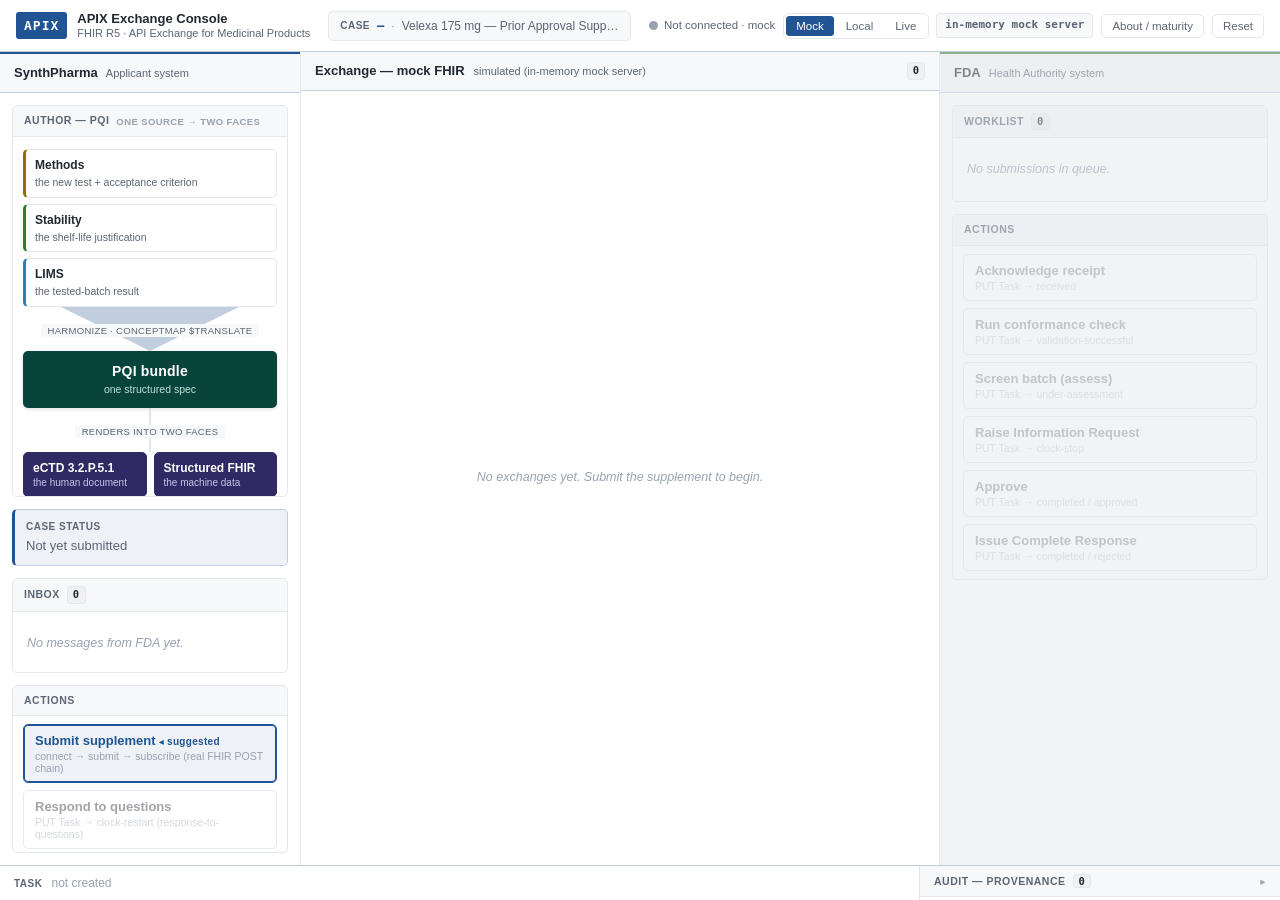
<file: index.html>
<!DOCTYPE html>
<html lang="en">
<head>
  <meta charset="utf-8">
  <meta name="viewport" content="width=device-width, initial-scale=1">
  <title>APIX Exchange Console — FHIR R5</title>
  <link rel="stylesheet" href="styles.css">
</head>
<body>
  <!-- ============================ TOP BAR ============================ -->
  <header class="console-bar">
    <div class="cb-brand">
      <div class="cb-brand-mark">APIX</div>
      <div class="cb-brand-text">
        <strong>APIX Exchange Console</strong>
        <span>FHIR R5 · API Exchange for Medicinal Products</span>
      </div>
    </div>

    <div class="cb-case" id="case-chip">
      <span class="cb-case-k">Case</span>
      <code id="case-no">—</code>
      <span class="cb-case-sep">·</span>
      <span class="cb-case-prod">Velexa 175 mg — Prior Approval Supplement</span>
    </div>

    <div class="cb-tools">
      <span class="cb-conn" id="conn">
        <span class="cb-dot" id="conn-dot"></span>
        <span class="cb-conn-label" id="conn-label">Not connected</span>
      </span>

      <div class="cb-backend">
        <div class="backend" id="backend-toggle" role="group" aria-label="Backend">
          <button class="backend-opt on" id="backend-mock">Mock</button>
          <button class="backend-opt" id="backend-local">Local</button>
          <button class="backend-opt" id="backend-live">Live</button>
        </div>
        <input class="local-base" id="local-base" type="text" spellcheck="false"
               aria-label="Local server base URL" value="http://localhost:8080/fhir" hidden>
        <span class="server-base" id="server-base">in-memory mock server</span>
      </div>

      <button class="tool-btn" id="about-btn" title="About this demo / FDA context / maturity">About / maturity</button>
      <button class="tool-btn" id="resetbtn" title="Start over">Reset</button>
    </div>
  </header>

  <!-- ============================ MAIN GRID ============================ -->
  <main class="console">

    <!-- ===== LEFT — Applicant ===== -->
    <section class="party" id="applicant">
      <div class="party-head">
        <span class="party-org">SynthPharma</span>
        <span class="party-role">Applicant system</span>
      </div>
      <div class="party-body">
        <div class="panel" id="authoring-panel">
          <div class="panel-head">Author — PQI <span class="panel-tag">one source → two faces</span></div>
          <div class="panel-body" id="authoring-body"></div>
        </div>

        <div class="case-status">
          <div class="cs-label">Case status</div>
          <div class="cs-value" id="applicant-status">Not yet submitted</div>
        </div>

        <div class="panel">
          <div class="panel-head">Inbox
            <span class="panel-count" id="inbox-count">0</span></div>
          <div class="panel-body inbox" id="inbox">
            <div class="empty">No messages from FDA yet.</div>
          </div>
        </div>

        <div class="panel">
          <div class="panel-head">Actions</div>
          <div class="panel-body actions" id="applicant-actions"></div>
        </div>
      </div>
    </section>

    <!-- ===== CENTER — Exchange (the star) ===== -->
    <section class="wire" id="exchange">
      <div class="wire-head">
        <span class="wire-title" id="wire-title">Exchange — mock FHIR</span>
        <span class="wire-sub" id="wire-sub">simulated (in-memory mock server)</span>
        <span class="panel-count" id="exch-count">0</span>
      </div>
      <div class="wire-body" id="exch-log">
        <div class="empty">No exchanges yet. Submit the supplement to begin.</div>
      </div>
    </section>

    <!-- ===== RIGHT — Authority ===== -->
    <section class="party" id="authority">
      <div class="party-head">
        <span class="party-org">FDA</span>
        <span class="party-role">Health Authority system</span>
      </div>
      <div class="party-body">
        <div class="panel">
          <div class="panel-head">Worklist
            <span class="panel-count" id="worklist-count">0</span></div>
          <div class="panel-body" id="worklist">
            <div class="empty">No submissions in queue.</div>
          </div>
        </div>

        <div class="panel" id="authority-detail" hidden>
          <div class="panel-head">Case detail</div>
          <div class="panel-body" id="authority-detail-body"></div>
        </div>

        <div class="panel">
          <div class="panel-head">Actions</div>
          <div class="panel-body actions" id="authority-actions"></div>
        </div>
      </div>
    </section>
  </main>

  <!-- ============================ STATE BAR ============================ -->
  <footer class="statebar">
    <div class="sb-task">
      <div class="sb-task-line" id="sb-task-line">
        <span class="sb-k">Task</span>
        <span class="sb-muted" id="sb-task-summary">not created</span>
        <button class="link-btn" id="sb-task-view" hidden>view JSON</button>
      </div>
      <pre class="modal-json sb-json" id="sb-task-json" hidden></pre>
    </div>
    <div class="sb-audit">
      <button class="sb-audit-head" id="sb-audit-toggle">
        Audit — Provenance <span class="panel-count" id="audit-count">0</span>
        <span class="sb-chev" id="sb-audit-chev">▸</span>
      </button>
      <div class="sb-audit-body" id="audit-wrap" hidden></div>
    </div>
  </footer>

  <!-- ============================ MODAL (About / detail overlays) ======= -->
  <div class="modal-scrim" id="modal" hidden>
    <div class="modal-card" role="dialog" aria-modal="true">
      <div class="modal-bar">
        <span class="modal-title" id="modal-title">Detail</span>
        <button class="modal-close" id="modal-close" aria-label="Close">×</button>
      </div>
      <div class="modal-content" id="modal-content"></div>
    </div>
  </div>

  <script src="js/highlight.js"></script>
  <script src="js/codesystems.js"></script>
  <script src="js/terminology.js"></script>
  <script src="js/config.js"></script>
  <script src="js/fhir-server.js"></script>
  <script src="js/client.js"></script>
  <script src="js/seed.js"></script>
  <script src="js/pqi.js"></script>
  <script src="js/sign.js"></script>
  <script src="js/scenario.js"></script>
  <script src="js/store.js"></script>
  <script src="js/app.js"></script>
</body>
</html>
</file>
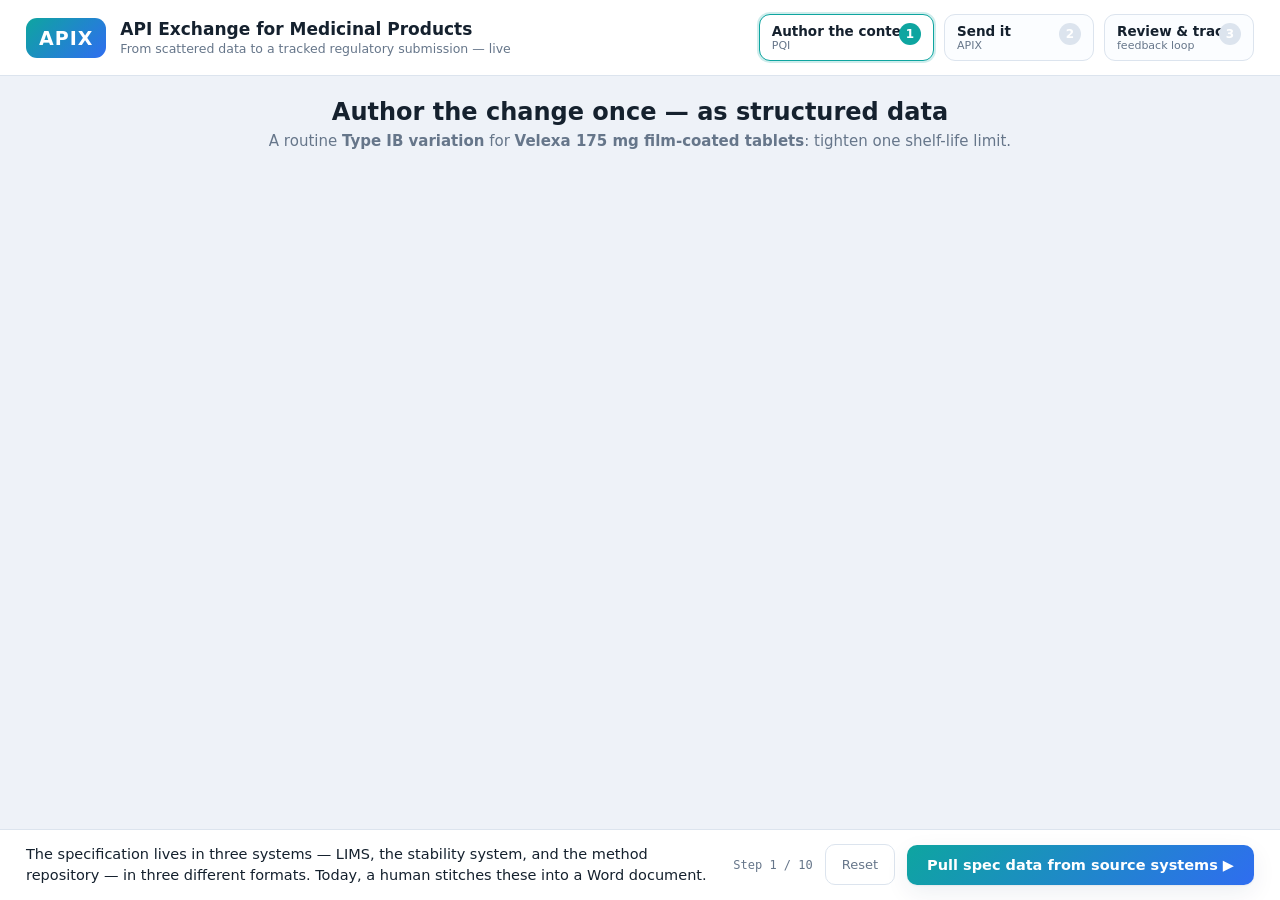
<file: archive/v1/index.html>
<!DOCTYPE html>
<html lang="en">
<head>
  <meta charset="utf-8">
  <meta name="viewport" content="width=device-width, initial-scale=1">
  <title>APIX Live — Pharmaceutical Quality Variation Demo</title>
  <link rel="stylesheet" href="styles.css">
</head>
<body>
  <header class="topbar">
    <div class="brand">
      <div class="logo">APIX</div>
      <div class="brand-text">
        <h1>API Exchange for Medicinal Products</h1>
        <p>From scattered data to a tracked regulatory submission — live</p>
      </div>
    </div>
    <ol class="stepper" id="stepper">
      <li data-act="1"><span class="num">1</span><span class="lbl">Author the content</span><small>PQI</small></li>
      <li data-act="2"><span class="num">2</span><span class="lbl">Send it</span><small>APIX</small></li>
      <li data-act="3"><span class="num">3</span><span class="lbl">Review &amp; track</span><small>feedback loop</small></li>
    </ol>
  </header>

  <main class="stage">

    <!-- ========================= ACT 1 — AUTHOR ========================= -->
    <section class="view" id="view-author">
      <div class="vhead">
        <h2>Author the change once — as structured data</h2>
        <p class="vsub">A routine <strong>Type IB variation</strong> for <strong>Velexa 175&nbsp;mg film-coated tablets</strong>: tighten one shelf-life limit.</p>
      </div>

      <div class="author-flow">
        <div class="block" id="b-sources" hidden>
          <div class="block-label">① Today the spec is scattered across systems, in different formats</div>
          <div class="sources" id="sources"></div>
        </div>

        <div class="flow-arrow" id="a-normalize" hidden><span>normalize&nbsp;to&nbsp;PQI</span> ↓</div>

        <div class="block" id="b-spec" hidden>
          <div class="block-label">② One structured PQI specification — every limit machine-readable</div>
          <div id="spec"></div>
        </div>

        <div class="flow-arrow" id="a-render" hidden><span>generate&nbsp;outputs</span> ↓</div>

        <div class="block" id="b-formats" hidden>
          <div class="block-label">③ One source → two outputs (this is what APIX will carry)</div>
          <div class="formats">
            <button class="fmt fmt-pdf" data-doc="pdf">
              <span class="fmt-ic">📄</span><span class="fmt-name">eCTD 3.2.P.5.1</span>
              <small>human-readable PDF</small><span class="view-link">View ›</span>
            </button>
            <button class="fmt fmt-fhir" data-doc="fhir">
              <span class="fmt-ic">{ }</span><span class="fmt-name">PQI FHIR Bundle</span>
              <small>machine-readable</small><span class="view-link">View ›</span>
            </button>
          </div>
        </div>
      </div>
    </section>

    <!-- ================= ACT 2 & 3 — EXCHANGE (shared) ================== -->
    <section class="view" id="view-exchange" hidden>
      <div class="exchange">

        <!-- Applicant -->
        <div class="party">
          <div class="party-head"><span class="ph-ic">🏭</span><span>SynthPharma&nbsp;AG</span><small>Applicant</small></div>
          <div class="conn" id="conn"><span class="dot"></span> Not connected</div>
          <div class="pkg" id="pkg" hidden></div>
          <div class="tracker" id="tracker" hidden></div>
        </div>

        <!-- APIX channel -->
        <div class="channel">
          <div class="channel-label">APIX · FHIR R5 API</div>
          <div class="apix-steps" id="apixsteps"></div>
          <div class="lane" id="lane"></div>
          <div class="loop-note" id="loopnote" hidden>🔁 <strong>FHIR Subscription</strong><br>Every status change is pushed back automatically — no polling, no email.</div>
        </div>

        <!-- Regulator -->
        <div class="party">
          <div class="party-head"><span class="ph-ic">🏛️</span><span>Health&nbsp;Authority</span><small>Regulator</small></div>
          <div class="inbox-empty" id="inbox-empty">📥 Inbox empty — awaiting submission</div>
          <div class="reg" id="reg" hidden>
            <div class="reg-status" id="reg-status"></div>
            <div class="reg-docs" id="reg-docs"></div>
            <div class="review" id="review" hidden></div>
            <div class="reg-flex" id="reg-flex" hidden>
              <div class="flex-q">How does the reviewer read the specification?</div>
              <button data-doc="pdf">📄 Open the PDF</button>
              <button data-doc="validate" class="btn-accent">✓ Check the structured data</button>
            </div>
            <div class="reg-outputs" id="reg-outputs"></div>
          </div>
        </div>

      </div>
    </section>
  </main>

  <footer class="controls">
    <div class="narration" id="narration"></div>
    <div class="ctl-buttons">
      <span id="progress" class="progress"></span>
      <button id="resetbtn" class="btn-ghost">Reset</button>
      <button id="stepbtn" class="btn-primary">▶</button>
    </div>
  </footer>

  <div id="modal" class="modal" hidden>
    <div class="modal-box">
      <button id="modal-close" class="modal-close">✕</button>
      <div id="modal-body"></div>
    </div>
  </div>

  <script src="js/highlight.js"></script>
  <script src="js/codesystems.js"></script>
  <script src="js/seed.js"></script>
  <script src="js/pqi.js"></script>
  <script src="js/scenario.js"></script>
  <script src="js/store.js"></script>
  <script src="js/app.js"></script>
</body>
</html>
</file>
<file: styles.css>
/* APIX Exchange Console — operational software surface.
   A dense, tool-like console (top bar · three-column grid · state bar). Light,
   calm palette; ONE navy accent; green/red reserved for pass/fail + status.
   No CDNs, no gradients, no heavy shadows; file:// safe. The Inspect-grade
   JSON / table / audit / IO styles are reused verbatim where they fit. */
:root {
  --bg: #ffffff;
  --bg-alt: #f7f8f9;
  --ink: #222831;
  --ink-soft: #5b6573;
  --ink-faint: #98a2b0;
  --line: #e4e7eb;
  --line-strong: #c2cedd;
  --link: #337ab7;
  --link-hover: #23527c;
  --navy: #205493;            /* the single accent */
  --box-bg: #eef2f7;
  --box-border: #c2cedd;
  --th-bg: #f0f0f0;
  --green: #2e7d32;
  --green-bg: #eef6ee;
  --amber: #946c00;
  --amber-bg: #fbf4e0;
  --red: #b3261e;
  --red-bg: #f8e7e6;
  --radius: 5px;
  --org-lims: #337ab7;
  --org-stab: #2e7d32;
  --org-meth: #946c00;
  --bar-h: 52px;
}
* { box-sizing: border-box; }
[hidden] { display: none !important; }
html, body { margin: 0; height: 100%; }
body {
  background: var(--bg-alt); color: var(--ink);
  font-family: "Helvetica Neue", Helvetica, Arial, system-ui, sans-serif;
  font-size: 14px; line-height: 1.5;
  display: flex; flex-direction: column; height: 100vh; overflow: hidden;
}
h1, h2, h3 { margin: 0; font-weight: 700; color: var(--ink); }
a { color: var(--link); text-decoration: none; }
a:hover { color: var(--link-hover); text-decoration: underline; }
.muted { color: var(--ink-soft); }
code, pre { font-family: Consolas, "Lucida Console", "Courier New", monospace; }
.empty { font-size: 12.5px; color: var(--ink-faint); font-style: italic; padding: 14px 4px; }

.link-btn { border: none; background: none; color: var(--link); cursor: pointer; font-size: 12px;
  font-family: inherit; padding: 0; }
.link-btn:hover { text-decoration: underline; }

/* ============================ TOP BAR ============================ */
.console-bar { flex: 0 0 auto; display: flex; align-items: center; gap: 18px;
  height: var(--bar-h); padding: 0 16px; background: var(--bg);
  border-bottom: 1px solid var(--line-strong); }
.cb-brand { display: flex; align-items: center; gap: 10px; flex-shrink: 0; }
.cb-brand-mark { font-family: Consolas, monospace; font-weight: 700; font-size: 13px; letter-spacing: 1px;
  color: #fff; background: var(--navy); border-radius: 3px; padding: 4px 8px; }
.cb-brand-text { display: flex; flex-direction: column; line-height: 1.2; }
.cb-brand-text strong { font-size: 13px; }
.cb-brand-text span { font-size: 11px; color: var(--ink-soft); }

.cb-case { display: flex; align-items: center; gap: 7px; font-size: 12px; color: var(--ink);
  background: var(--bg-alt); border: 1px solid var(--line); border-radius: var(--radius);
  padding: 5px 11px; flex-shrink: 1; min-width: 0; overflow: hidden; }
.cb-case-k { font-size: 10px; font-weight: 700; text-transform: uppercase; letter-spacing: .5px; color: var(--ink-soft); }
.cb-case code { font-family: Consolas, monospace; font-size: 12px; font-weight: 700; color: var(--navy); }
.cb-case-sep { color: var(--ink-faint); }
.cb-case-prod { color: var(--ink-soft); white-space: nowrap; overflow: hidden; text-overflow: ellipsis; }

.cb-tools { display: flex; align-items: center; gap: 8px; margin-left: auto; flex-shrink: 0; }
.cb-conn { display: inline-flex; align-items: center; gap: 6px; font-size: 11.5px; color: var(--ink-soft);
  white-space: nowrap; }
.cb-dot { width: 9px; height: 9px; border-radius: 50%; background: var(--ink-faint); flex-shrink: 0; }
.cb-dot-idle { background: var(--ink-faint); }
.cb-dot-connecting { background: var(--amber); animation: cb-pulse 1s infinite; }
.cb-dot-connected { background: var(--green); }
.cb-dot-error { background: var(--red); }
@keyframes cb-pulse { 0%, 100% { opacity: 1; } 50% { opacity: .3; } }

.cb-backend { display: inline-flex; align-items: center; gap: 7px; }
.backend { display: inline-flex; align-items: center; gap: 2px; background: var(--bg);
  border: 1px solid var(--line); border-radius: var(--radius); padding: 2px; }
.backend-opt { font-family: inherit; font-size: 11.5px; cursor: pointer; color: var(--ink-soft);
  background: transparent; border: 1px solid transparent; border-radius: 3px; padding: 3px 9px; white-space: nowrap; }
.backend-opt:hover { background: var(--bg-alt); }
.backend-opt.on { color: #fff; background: var(--navy); border-color: var(--navy); }
.backend.live #backend-live.on { background: var(--red); border-color: var(--red); }
.backend.local #backend-local.on { background: var(--green); border-color: var(--green); }
.local-base { font-family: inherit; font-size: 11px; color: var(--ink); background: var(--bg);
  border: 1px solid var(--green); border-radius: 3px; padding: 2px 5px; width: 160px; }
.server-base { font-family: Consolas, monospace; font-size: 11px; font-weight: 700; color: var(--ink-soft);
  background: var(--bg-alt); border: 1px solid var(--line); border-radius: 3px; padding: 3px 8px; white-space: nowrap; }
.server-base.sb-live { color: var(--red); background: var(--red-bg); border-color: var(--red); }
.server-base.sb-local { color: var(--green); background: var(--green-bg); border-color: var(--green); }

.tool-btn { display: inline-flex; align-items: center; gap: 5px; cursor: pointer; font-family: inherit;
  font-size: 11.5px; color: var(--ink-soft); background: var(--bg); border: 1px solid var(--line);
  border-radius: var(--radius); padding: 5px 10px; white-space: nowrap; }
.tool-btn:hover { background: var(--bg-alt); color: var(--ink); }

/* ============================ MAIN GRID ============================ */
.console { flex: 1 1 auto; min-height: 0; display: grid;
  grid-template-columns: 300px minmax(0, 1fr) 340px; gap: 1px;
  background: var(--line); overflow: hidden; }

/* ---- shared panel chrome ---- */
.party, .wire { display: flex; flex-direction: column; min-height: 0; background: var(--bg); overflow: hidden; }
.party-head, .wire-head { flex: 0 0 auto; display: flex; align-items: center; gap: 8px;
  padding: 9px 14px; background: var(--bg-alt); border-bottom: 1px solid var(--line-strong); }
.party-org { font-size: 13px; font-weight: 700; color: var(--ink); }
.party-role { font-size: 11px; color: var(--ink-soft); }
#applicant .party-head { border-top: 2px solid var(--navy); }
#authority .party-head { border-top: 2px solid var(--green); }
.party-body { flex: 1 1 auto; min-height: 0; overflow: auto; padding: 12px; display: flex; flex-direction: column; gap: 12px; }

.case-status { background: var(--box-bg); border: 1px solid var(--box-border); border-left: 3px solid var(--navy);
  border-radius: var(--radius); padding: 9px 11px; }
.cs-label { font-size: 10px; font-weight: 700; text-transform: uppercase; letter-spacing: .5px; color: var(--ink-soft); }
.cs-value { font-size: 13px; color: var(--ink); margin-top: 3px; line-height: 1.45; }
.cs-idle { color: var(--ink-soft); }

.panel { border: 1px solid var(--line); border-radius: var(--radius); background: var(--bg); overflow: hidden; }
.panel-head { display: flex; align-items: center; gap: 7px; font-size: 10.5px; font-weight: 700;
  text-transform: uppercase; letter-spacing: .5px; color: var(--ink-soft);
  padding: 7px 11px; background: var(--bg-alt); border-bottom: 1px solid var(--line); }
.panel-body { padding: 8px 10px; }
.panel-count { font-family: Consolas, monospace; font-size: 10.5px; font-weight: 700; color: var(--ink);
  background: var(--th-bg); border: 1px solid var(--line); border-radius: 3px; padding: 0 5px; }

/* ---- inbox ---- */
.inbox { display: flex; flex-direction: column; gap: 8px; }
.inbox-msg { border: 1px solid var(--line); border-left: 3px solid var(--green); border-radius: var(--radius);
  padding: 8px 10px; background: var(--bg); animation: row-in .3s ease both; }
.inbox-alert { border-left-color: var(--amber); background: var(--amber-bg); }
.inbox-meta { display: flex; align-items: baseline; gap: 8px; }
.inbox-from { font-size: 11px; font-weight: 700; color: var(--green); }
.inbox-alert .inbox-from { color: var(--amber); }
.inbox-time { font-family: Consolas, monospace; font-size: 10.5px; color: var(--ink-faint); margin-left: auto; }
.inbox-subj { font-size: 12.5px; font-weight: 600; color: var(--ink); margin-top: 3px; }
.inbox-body { font-size: 12px; color: var(--ink-soft); line-height: 1.5; margin-top: 4px; }
.inbox-msg .link-btn { font-size: 11px; margin-top: 5px; display: inline-block; }

/* ---- actions ---- */
.actions { display: flex; flex-direction: column; gap: 7px; }
.act-btn { display: flex; flex-direction: column; gap: 2px; text-align: left; cursor: pointer; font-family: inherit;
  border: 1px solid var(--line-strong); background: var(--bg); border-radius: var(--radius);
  padding: 8px 11px; transition: background .15s ease, border-color .15s ease; }
.act-btn:hover:not(:disabled) { background: var(--bg-alt); }
.act-btn:disabled { opacity: .42; cursor: default; }
.act-label { font-size: 13px; font-weight: 600; color: var(--ink); }
.act-hint { font-size: 10.5px; color: var(--ink-faint); }
.act-next { border-color: var(--navy); box-shadow: inset 0 0 0 1px var(--navy); background: var(--box-bg); }
.act-next .act-label { color: var(--navy); }
.act-next .act-label::after { content: " ◂ suggested"; font-size: 10px; font-weight: 700; color: var(--navy); letter-spacing: .3px; }

/* ---- authority worklist ---- */
.wl-row { width: 100%; text-align: left; cursor: pointer; font-family: inherit; border: 1px solid var(--line-strong);
  background: var(--bg); border-radius: var(--radius); padding: 9px 11px; display: flex; flex-direction: column; gap: 6px; }
.wl-row:hover { background: var(--bg-alt); }
.wl-open { border-color: var(--navy); box-shadow: inset 0 0 0 1px var(--navy); }
.wl-row-top, .wl-row-bot { display: flex; align-items: center; gap: 7px; }
.wl-case { font-family: Consolas, monospace; font-size: 12px; font-weight: 700; color: var(--navy); }
.wl-lu { font-family: Consolas, monospace; font-size: 10.5px; color: var(--ink-faint); margin-left: auto; }

.ad-sec { border-top: 1px solid var(--line); padding-top: 10px; margin-top: 10px; }
.ad-sec:first-child { border-top: none; padding-top: 0; margin-top: 0; }
.ad-sec-head { font-size: 10.5px; font-weight: 700; text-transform: uppercase; letter-spacing: .5px;
  color: var(--ink-soft); margin-bottom: 7px; }
.ad-hint { font-size: 12px; color: var(--ink-faint); margin: 8px 0 0; }
.ad-spec { margin-top: 8px; max-height: 280px; overflow: auto; }
.ad-batch-label { font-size: 11.5px; color: var(--ink-soft); margin: 8px 0 6px; }
.batch-pick { display: inline-flex; gap: 6px; }
.pick-opt { cursor: pointer; font-family: inherit; font-size: 12px; border-radius: var(--radius);
  padding: 5px 12px; border: 1px solid var(--line-strong); background: var(--bg); color: var(--ink); }
.pick-opt:hover { background: var(--bg-alt); }
.pick-opt.on { color: #fff; background: var(--navy); border-color: var(--navy); }

/* ============================ EXCHANGE (center, the star) ============= */
.wire { background: var(--bg); }
.wire-head { gap: 9px; }
.wire-title { font-size: 13px; font-weight: 700; color: var(--ink); }
.wire-sub { font-size: 11px; color: var(--ink-soft); }
.wire-head .panel-count { margin-left: auto; }
.wire-body { flex: 1 1 auto; min-height: 0; overflow: auto; padding: 0; display: flex; flex-direction: column; }
.wire-body .empty { text-align: center; margin: auto; }

.xrow { border-bottom: 1px solid var(--line); animation: row-in .25s ease both; }
@keyframes row-in { from { opacity: 0; transform: translateY(4px); } to { opacity: 1; transform: none; } }
@media (prefers-reduced-motion: reduce) { .xrow, .inbox-msg { animation: none; } }
.xrow-sum { width: 100%; display: grid; align-items: center; gap: 9px; cursor: pointer; text-align: left;
  font-family: inherit; border: none; background: none; padding: 8px 14px;
  grid-template-columns: 62px 16px 52px minmax(120px, 1.4fr) 40px minmax(110px, 1fr) 2.4fr;
  border-left: 3px solid transparent; }
.xrow-out .xrow-sum { border-left-color: var(--navy); }
.xrow-in .xrow-sum { border-left-color: var(--green); }
.xrow-sum:hover { background: var(--bg-alt); }
.xrow-time { font-family: Consolas, monospace; font-size: 10.5px; color: var(--ink-faint); }
.xrow-dir { font-size: 14px; font-weight: 700; text-align: center; }
.xrow-out .xrow-dir { color: var(--navy); }
.xrow-in .xrow-dir { color: var(--green); }
.io-method { font-family: Consolas, monospace; font-size: 10.5px; font-weight: 700; color: var(--navy);
  background: var(--box-bg); border: 1px solid var(--box-border); border-radius: 3px; padding: 1px 6px; text-align: center; }
.xrow-method { justify-self: start; }
.xrow-path { font-family: Consolas, monospace; font-size: 11.5px; color: var(--ink);
  overflow: hidden; text-overflow: ellipsis; white-space: nowrap; }
.xrow-status { font-family: Consolas, monospace; font-size: 11.5px; font-weight: 700; text-align: center;
  border-radius: 3px; padding: 1px 0; }
.xrow-status.io-ok { color: #fff; background: var(--green); }
.xrow-status.io-err { color: #fff; background: var(--red); }
.xrow-status.io-neu { color: #fff; background: var(--ink-soft); }
.xrow-res code { font-family: Consolas, monospace; font-size: 11px; color: var(--ink-soft);
  overflow: hidden; text-overflow: ellipsis; white-space: nowrap; display: block; }
.xrow-note { font-size: 12px; color: var(--ink-soft); line-height: 1.4; }
.xrow-detail { padding: 6px 16px 14px; border-top: 1px solid var(--line); background: var(--bg-alt); }
.io-sec { font-size: 10px; text-transform: uppercase; letter-spacing: .6px; font-weight: 700; color: var(--ink-soft); margin: 12px 0 6px; }
.io-line { font-family: Consolas, monospace; font-size: 11.5px; color: var(--ink); word-break: break-all; }
.io-line .io-k, .io-h span { font-weight: 700; color: var(--navy); }
.io-h { font-family: Consolas, monospace; font-size: 11px; color: var(--ink-soft); margin-top: 2px; word-break: break-all; }
.io-json { max-height: 260px; margin: 6px 0 0; font-size: 12px; line-height: 1.5; }
.io-empty { font-size: 11.5px; color: var(--ink-soft); font-style: italic; margin-top: 4px; }
@media (max-width: 1100px) {
  .xrow-sum { grid-template-columns: 52px 14px 46px 1.2fr 36px 1.2fr; }
  .xrow-note { grid-column: 1 / -1; padding-left: 70px; }
}

/* ============================ STATE BAR ============================ */
.statebar { flex: 0 0 auto; display: flex; align-items: stretch; gap: 0;
  background: var(--bg); border-top: 1px solid var(--line-strong); max-height: 40vh; }
.sb-task { flex: 1 1 auto; min-width: 0; padding: 8px 14px; border-right: 1px solid var(--line);
  display: flex; flex-direction: column; overflow: auto; }
.sb-task-line { display: flex; align-items: center; gap: 9px; flex-wrap: wrap; }
.sb-k { font-size: 10px; font-weight: 700; text-transform: uppercase; letter-spacing: .5px; color: var(--ink-soft); }
.sb-muted { color: var(--ink-faint); font-size: 12px; }
.sb-detail { display: inline-flex; align-items: center; gap: 9px; flex-wrap: wrap; }
.sb-id { font-family: Consolas, monospace; font-size: 12px; font-weight: 700; color: var(--navy); }
.sb-ver { font-family: Consolas, monospace; font-size: 11px; color: var(--ink-soft); }
.sb-lu { font-family: Consolas, monospace; font-size: 11px; color: var(--ink-faint); }
.sb-json { margin: 8px 0 0; max-height: 30vh; }
.sb-audit { flex: 0 0 360px; display: flex; flex-direction: column; min-height: 0; }
.sb-audit-head { display: flex; align-items: center; gap: 7px; cursor: pointer; font-family: inherit;
  font-size: 10.5px; font-weight: 700; text-transform: uppercase; letter-spacing: .5px; color: var(--ink-soft);
  background: var(--bg-alt); border: none; border-bottom: 1px solid var(--line); padding: 8px 14px; text-align: left; }
.sb-chev { margin-left: auto; color: var(--ink-faint); }
.sb-audit-body { flex: 1 1 auto; overflow: auto; padding: 8px 12px; }

/* ============================ MODAL ============================ */
.modal-scrim { position: fixed; inset: 0; z-index: 80; background: rgba(34, 40, 49, .42);
  display: flex; align-items: center; justify-content: center; padding: 24px; }
.modal-card { background: var(--bg); border: 1px solid var(--line-strong); border-radius: var(--radius);
  width: 760px; max-width: 96vw; max-height: 90vh; display: flex; flex-direction: column; overflow: hidden; }
.modal-bar { display: flex; align-items: center; justify-content: space-between; gap: 10px;
  padding: 11px 16px; background: var(--bg-alt); border-bottom: 1px solid var(--line); }
.modal-title { font-size: 12.5px; font-weight: 700; color: var(--navy); text-transform: uppercase; letter-spacing: .5px; }
.modal-close { background: none; border: none; color: var(--ink-soft); font-size: 22px; cursor: pointer; line-height: 1; }
.modal-content { flex: 1 1 auto; overflow: auto; padding: 16px 18px; display: flex; flex-direction: column; gap: 12px; }

/* ===================================================================== */
/* ============ Inspect-grade JSON / table / badge styles (reused) ===== */
.if-title { font-size: 13px; font-weight: 700; color: var(--navy); margin-bottom: 8px;
  border-bottom: 1px solid var(--line); padding-bottom: 4px; }
.inspect-sec { font-size: 10px; text-transform: uppercase; letter-spacing: .6px; font-weight: 700; color: var(--ink-soft);
  margin-top: 6px; border-top: 1px solid var(--line); padding-top: 10px; }

/* JSON / resource box */
.modal-json { font-family: Consolas, "Lucida Console", "Courier New", monospace; font-size: 12.5px; line-height: 1.5;
  white-space: pre-wrap; background: var(--bg-alt); color: var(--ink); border: 1px solid var(--line);
  border-radius: var(--radius); padding: 14px; max-height: 66vh; overflow: auto; }
.tok-key { color: var(--navy); font-weight: 700; } .tok-str { color: #0a7d52; } .tok-num { color: #a6510a; }
.tok-bool { color: #8a2a90; } .tok-null { color: var(--ink-soft); }

/* tables (grid / val-table / about) */
table.grid, .val-table, .ectd-table, .audit-table { border-collapse: collapse; }
.val-table { width: 100%; }
.val-table th, .val-table td { padding: 6px 9px; border: 1px solid var(--line); text-align: left; font-size: 12.5px; vertical-align: top; }
.val-table th { background: var(--th-bg); font-weight: 700; color: var(--ink); }
.val-table tbody tr:nth-child(even) { background: var(--bg-alt); }
.val-table .pass { color: var(--green); font-weight: 700; }
.val-table .fail { color: var(--red); font-weight: 700; }
.val-table .val-fail-row { background: var(--red-bg); }
.val-table .val-fail-row td { color: var(--red); font-weight: 700; }
.val-table .sim { color: var(--amber); font-weight: 700; }
.about-table td { vertical-align: top; }
.val-banner { font-size: 13px; font-weight: 700; border-radius: var(--radius); padding: 9px 13px; margin: 6px 0 10px; }
.val-banner-fail { color: #fff; background: var(--red); }
.val-banner-pass { color: var(--green); background: var(--green-bg); border: 1px solid #c3ddc4; }

/* WS1 — cryptographic integrity (sign / verify / tamper) */
.sig-meta { font-size: 12px; color: var(--ink-soft); line-height: 1.5; margin: 8px 0 10px; }
.sig-demo { font-size: 10px; font-weight: 700; text-transform: uppercase; letter-spacing: .4px; color: var(--amber);
  background: var(--amber-bg); border: 1px solid #e6d49a; border-radius: 999px; padding: 1px 7px; white-space: nowrap; }
.sig-tamper { display: flex; align-items: center; gap: 7px; font-size: 12.5px; color: var(--ink); cursor: pointer;
  background: var(--bg-alt); border: 1px solid var(--line); border-radius: var(--radius); padding: 8px 11px; }
.sig-tamper input { cursor: pointer; }
.sig-altered { font-size: 12px; color: var(--red); margin: 8px 0 0; font-weight: 700; }
.sig-row { display: flex; align-items: center; gap: 12px; margin-top: 10px; flex-wrap: wrap; }
.sig-row .act-btn { flex: 0 0 auto; }
.sig-verdict { font-size: 13px; font-weight: 700; }
.sig-idle { color: var(--ink-faint); font-weight: 400; font-style: italic; }
.sig-ok { color: var(--green); }
.sig-bad { color: var(--red); }

.fda-honesty { font-size: 12.5px; line-height: 1.55; color: var(--ink); background: var(--amber-bg);
  border: 1px solid #e6d49a; border-left: 3px solid var(--amber); border-radius: var(--radius); padding: 9px 12px; margin: 4px 0 6px; }

/* rendered eCTD doc (FDA "Open specification") */
.ectd-doc { border: 1px solid var(--line); border-radius: var(--radius); padding: 16px 18px; background: var(--bg); }
.ectd-head { display: flex; justify-content: space-between; font-size: 10px; letter-spacing: 1px; color: var(--ink-soft);
  border-bottom: 1px solid var(--line); padding-bottom: 6px; text-transform: uppercase; }
.ectd-doc h2 { font-size: 15px; margin: 12px 0 4px; border-bottom: 1px solid var(--line); padding-bottom: 4px; }
.ectd-meta { font-size: 11.5px; color: var(--ink-soft); margin: 0 0 12px; }
.ectd-table { width: 100%; font-size: 12px; }
.ectd-table th, .ectd-table td { border: 1px solid var(--line); padding: 5px 8px; text-align: left; vertical-align: top; }
.ectd-table th { background: var(--th-bg); font-size: 10.5px; font-weight: 700; }
.ectd-table .row-changed { background: var(--amber-bg); }
.ectd-foot { font-size: 12px; color: var(--ink-soft); margin-top: 12px; border-top: 1px solid var(--line); padding-top: 10px; }
.diff-old { color: var(--ink-faint); text-decoration: line-through; }
.diff-new { color: var(--navy); font-weight: 700; }

/* badges (Task / worklist) */
.badge { font-size: 11px; padding: .15em .5em; border-radius: 3px; border: 1px solid var(--line);
  background: var(--th-bg); color: var(--ink); white-space: nowrap; }
.badge-status { color: var(--navy); border-color: var(--box-border); background: var(--box-bg); font-family: Consolas, monospace; }
.badge-biz { color: var(--amber); border-color: #e3cd92; background: var(--amber-bg); font-weight: 700; }

/* audit trail */
.audit-table { width: 100%; }
.audit-table th, .audit-table td { padding: 5px 8px; border: 1px solid var(--line); text-align: left;
  font-size: 11.5px; vertical-align: top; }
.audit-table th { background: var(--th-bg); font-weight: 700; color: var(--ink); }
.audit-table tbody tr:nth-child(even) { background: var(--bg-alt); }
.aud-when { font-family: Consolas, monospace; white-space: nowrap; color: var(--ink-soft); }
.aud-role { font-size: 10px; text-transform: uppercase; letter-spacing: .4px; color: var(--ink-soft); }
.aud-act { font-family: Consolas, monospace; font-size: 10px; font-weight: 700; color: var(--navy);
  background: var(--box-bg); border: 1px solid var(--box-border); border-radius: 3px; padding: 0 5px; }
.aud-more { font-size: 10px; color: var(--ink-soft); }
.aud-why { color: var(--ink); }
.aud-why code { font-size: 10.5px; }

/* ============================ responsive ============================ */
@media (max-width: 980px) {
  body { overflow: auto; }
  .console { grid-template-columns: 1fr; grid-auto-rows: minmax(220px, auto); height: auto; }
  .statebar { flex-direction: column; max-height: none; }
  .sb-task { border-right: none; border-bottom: 1px solid var(--line); }
  .sb-audit { flex-basis: auto; }
}

/* ============================ THE FAN (Act-1 authoring) ================= */
.panel-tag { float: right; font-size: 9.5px; font-weight: 600; color: var(--ink-faint);
  text-transform: uppercase; letter-spacing: .4px; padding-top: 2px; }
#authoring-panel .panel-body { padding: 12px 10px; }
.fan { display: flex; flex-direction: column; align-items: stretch; gap: 0; }
.fan-srcs { display: flex; flex-direction: column; gap: 6px; }
.src-chip { display: flex; flex-direction: column; gap: 1px; background: var(--bg);
  border: 1px solid var(--line); border-left: 3px solid var(--ink-faint); border-radius: var(--radius);
  padding: 6px 9px; }
.fan-srcs .src-chip:nth-child(1) { border-left-color: var(--org-meth); }
.fan-srcs .src-chip:nth-child(2) { border-left-color: var(--org-stab); }
.fan-srcs .src-chip:nth-child(3) { border-left-color: var(--org-lims); }
.src-name { font-size: 12px; font-weight: 700; color: var(--ink); }
.src-role { font-size: 10.5px; color: var(--ink-soft); }
.fan-arrow { position: relative; text-align: center; padding: 12px 0 11px; }
.fan-arrow::before { content: ""; position: absolute; left: 50%; top: 0; width: 1px; height: 100%;
  background: var(--line-strong); transform: translateX(-50%); z-index: 0; }
.fan-arrow span { position: relative; z-index: 1; background: var(--bg-alt); padding: 1px 7px;
  font-size: 9.5px; color: var(--ink-soft); text-transform: uppercase; letter-spacing: .3px; }
.fan-converge::before { clip-path: polygon(0 0, 100% 0, 50% 100%); background: var(--line-strong); width: 70%; }
.fan-bundle { text-align: center; background: #08443b; color: #fff; border-radius: var(--radius);
  padding: 10px 8px; box-shadow: 0 1px 4px rgba(0,0,0,.14); }
.fan-bundle-t { display: block; font-size: 14px; font-weight: 800; letter-spacing: .2px; }
.fan-bundle-s { display: block; font-size: 10.5px; color: #bfe3da; }
.fan-faces { display: grid; grid-template-columns: 1fr 1fr; gap: 7px; }
.face-card { display: flex; flex-direction: column; gap: 2px; text-align: left; cursor: pointer;
  font-family: inherit; background: #2f2a64; color: #fff; border: 1px solid #2f2a64;
  border-radius: var(--radius); padding: 8px 9px; transition: transform .08s, box-shadow .12s; }
.face-card span { font-size: 12px; font-weight: 700; }
.face-card em { font-size: 10px; font-style: normal; color: #c7c3e8; }
.face-card:hover { transform: translateY(-1px); box-shadow: 0 2px 8px rgba(47,42,100,.3); }

/* ===================== DOCUMENT ⇄ FHIR TOGGLE (the PQI proof) =========== */
.face-toggle { display: inline-flex; border: 1px solid var(--line-strong); border-radius: var(--radius);
  overflow: hidden; margin-bottom: 8px; }
.face-opt { font-family: inherit; font-size: 12px; font-weight: 600; cursor: pointer;
  background: var(--bg); color: var(--ink-soft); border: none; padding: 7px 13px; }
.face-opt + .face-opt { border-left: 1px solid var(--line); }
.face-opt.on { background: var(--navy); color: #fff; }
.face-caption { font-size: 12px; color: var(--ink-soft); margin: 0 0 10px; }
.face-view { border: 1px solid var(--line); border-radius: var(--radius); padding: 12px; background: var(--bg); }
.spec-hl { background: #fff1c2; color: var(--navy); font-weight: 800; padding: 0 4px;
  border-radius: 3px; box-shadow: inset 0 -2px 0 #ffd95e; }
/* Make the SAME value pop in the Document face too. */
.face-doc .ectd-table .row-changed .diff-new { background: #fff1c2; padding: 0 4px; border-radius: 3px;
  box-shadow: inset 0 -2px 0 #ffd95e; }
.row-badge { display: inline-block; font-size: 9px; font-weight: 800; letter-spacing: .5px;
  color: #fff; background: var(--navy); border-radius: 3px; padding: 0 4px; margin-left: 4px; vertical-align: 1px; }
.face-fhir { font-size: 12.5px; }
.ff-head { font-family: ui-monospace, SFMono-Regular, Menlo, monospace; font-size: 11.5px;
  color: var(--ink-soft); border-bottom: 1px solid var(--line); padding-bottom: 6px; margin-bottom: 8px; }
.ff-row { display: flex; justify-content: space-between; gap: 12px; padding: 4px 0; border-bottom: 1px dotted var(--line); }
.ff-k { font-family: ui-monospace, SFMono-Regular, Menlo, monospace; font-size: 11px; color: var(--ink-faint); }
.ff-derive { margin-top: 10px; background: var(--bg-alt); border: 1px solid var(--line);
  border-left: 3px solid var(--navy); border-radius: var(--radius); padding: 9px 11px; font-size: 12.5px; line-height: 1.6; }
.ff-derive-note { display: block; font-size: 11px; color: var(--ink-soft); margin-top: 3px; }
.ff-derive-note em { font-style: italic; }
.face-fhir .link-btn { margin-top: 9px; }

/* ===================== EXCHANGE — collapsed $translate group ============ */
.xrow-group .xrow-method { background: #5b4b8a; }
.xg-item { display: flex; align-items: center; gap: 8px; padding: 3px 0 3px 4px; font-size: 12px; }
.xg-item code { background: var(--box-bg); border-radius: 3px; padding: 0 5px; color: var(--ink); }
.xg-arr { color: var(--ink-faint); }

/* ===================== DRAMATIC FAIL (the compute proof) ================ */
.val-banner-fail { font-size: 13.5px; letter-spacing: .2px; box-shadow: 0 1px 4px rgba(179,38,30,.28);
  display: flex; align-items: center; gap: 7px; }
.val-banner-fail::before { content: "\2715"; font-weight: 800; font-size: 14px; }
.val-table .val-fail-row td.fail { background: var(--red); color: #fff; }

/* ===================== FOCAL POINT (recede the idle party) ============== */
.party { transition: opacity .25s ease; }
.console[data-turn="applicant"] #authority,
.console[data-turn="authority"] #applicant { opacity: .5; }
.console[data-turn="applicant"] #applicant,
.console[data-turn="authority"] #authority { opacity: 1; }
</file>
<file: archive/v1/styles.css>
/* APIX Live demo — light theme, presentation-grade. No external fonts/CDNs. */
:root {
  --bg: #eef2f8;
  --surface: #ffffff;
  --ink: #15212e;
  --dim: #66768a;
  --line: #dce4ee;
  --accent: #0ea5a0;     /* APIX teal */
  --accent-d: #0b827e;
  --accent2: #2f6df0;    /* FHIR blue */
  --amber: #b5730a;
  --amber-bg: #fff5e2;
  --green: #16a06a;
  --green-bg: #e6f7ef;
  --red: #d4504b;
  --shadow: 0 1px 2px rgba(20,40,80,.06), 0 8px 24px rgba(20,40,80,.07);
  --radius: 14px;
}
* { box-sizing: border-box; }
[hidden] { display: none !important; }
html, body { height: 100%; margin: 0; }
body {
  background: var(--bg); color: var(--ink);
  font-family: "Segoe UI", system-ui, -apple-system, Roboto, Helvetica, Arial, sans-serif;
  display: flex; flex-direction: column; height: 100vh; overflow: hidden; font-size: 15px;
}
h1, h2, h3 { margin: 0; }
.dim { color: var(--dim); }

/* ---------- top bar + stepper ---------- */
.topbar { display: flex; align-items: center; justify-content: space-between; gap: 28px;
  padding: 14px 26px; background: var(--surface); border-bottom: 1px solid var(--line); }
.brand { display: flex; align-items: center; gap: 14px; }
.logo { font-weight: 800; letter-spacing: 1px; background: linear-gradient(135deg, var(--accent), var(--accent2));
  color: #fff; padding: 9px 13px; border-radius: 11px; font-size: 19px; }
.brand-text h1 { font-size: 17px; font-weight: 750; }
.brand-text p { margin: 2px 0 0; font-size: 12.5px; color: var(--dim); }

.stepper { display: flex; gap: 10px; margin: 0; padding: 0; list-style: none; }
.stepper li { display: flex; flex-direction: column; align-items: flex-start; padding: 8px 16px 8px 12px;
  border-radius: 11px; border: 1px solid var(--line); color: var(--dim); position: relative; min-width: 150px; background: #fbfdff; }
.stepper li .num { position: absolute; right: 12px; top: 8px; width: 22px; height: 22px; border-radius: 50%;
  background: var(--line); color: #fff; display: grid; place-items: center; font-size: 12px; font-weight: 700; }
.stepper li .lbl { font-size: 13.5px; font-weight: 650; color: var(--ink); }
.stepper li small { font-size: 11px; }
.stepper li.active { border-color: var(--accent); box-shadow: 0 0 0 2px #0ea5a033; background: #fff; }
.stepper li.active .num { background: var(--accent); }
.stepper li.done .num { background: var(--green); }
.stepper li.done { color: var(--green); }

/* ---------- stage / views ---------- */
.stage { flex: 1; overflow: auto; padding: 22px 26px; min-height: 0; }
.view { max-width: 1280px; margin: 0 auto; animation: fade .35s ease; }
@keyframes fade { from { opacity: 0; transform: translateY(8px); } to { opacity: 1; transform: none; } }

.vhead { text-align: center; margin-bottom: 18px; }
.vhead h2 { font-size: 24px; font-weight: 760; }
.vsub { margin: 6px 0 0; color: var(--dim); font-size: 15px; }

/* ---------- ACT 1 — author ---------- */
.author-flow { display: flex; flex-direction: column; align-items: center; gap: 6px; }
.block { width: 100%; max-width: 1000px; background: var(--surface); border: 1px solid var(--line);
  border-radius: var(--radius); box-shadow: var(--shadow); padding: 18px 20px; animation: fade .3s ease; }
.block-label { font-size: 14px; font-weight: 650; color: var(--accent-d); margin-bottom: 14px; }
.flow-arrow { color: var(--dim); font-size: 14px; font-weight: 600; padding: 4px 0; }
.flow-arrow span { background: #e8f6f5; color: var(--accent-d); padding: 2px 10px; border-radius: 20px; font-size: 12px; }

.sources { display: grid; grid-template-columns: repeat(3, 1fr); gap: 14px; }
.src { border: 1px solid var(--line); border-radius: 10px; padding: 12px 13px; background: #f9fbfe; }
.src-head { display: flex; justify-content: space-between; align-items: center; margin-bottom: 3px; }
.src-name { font-size: 13px; font-weight: 650; }
.tag { font-size: 10px; padding: 2px 8px; border-radius: 6px; background: #e7eefc; color: var(--accent2); font-weight: 700; }
.src-note { color: var(--dim); font-size: 11.5px; margin-bottom: 8px; }
.src-rows { margin: 0; font-family: ui-monospace, Consolas, monospace; font-size: 11px; color: #3a4a5e;
  white-space: pre-wrap; line-height: 1.5; }

.spec-table { width: 100%; border-collapse: collapse; font-size: 13px; }
.spec-table th, .spec-table td { text-align: left; padding: 8px 10px; border-bottom: 1px solid var(--line); vertical-align: top; }
.spec-table th { color: var(--dim); font-size: 11px; text-transform: uppercase; letter-spacing: .5px; font-weight: 700; }
.spec-table td.dim { color: var(--dim); font-size: 12px; }
.row-changed { background: var(--amber-bg); }
.diff-old { color: var(--red); text-decoration: line-through; }
.diff-new { color: var(--amber); font-weight: 750; }
.change-note { margin: 14px 0 0; font-size: 13.5px; color: var(--amber); background: var(--amber-bg);
  padding: 10px 12px; border-radius: 9px; border-left: 4px solid var(--amber); }

.formats { display: flex; gap: 16px; justify-content: center; }
.fmt { flex: 1; max-width: 360px; cursor: pointer; background: #f9fbfe; border: 1.5px solid var(--line);
  border-radius: 13px; padding: 20px; display: flex; flex-direction: column; align-items: center; gap: 4px;
  font-family: inherit; transition: .18s; }
.fmt-ic { font-size: 30px; }
.fmt-name { font-size: 16px; font-weight: 720; color: var(--ink); }
.fmt small { color: var(--dim); font-size: 12px; }
.view-link { margin-top: 8px; font-size: 12.5px; font-weight: 700; }
.fmt-pdf .view-link { color: var(--accent2); }
.fmt-fhir .view-link { color: var(--accent-d); }
.fmt-pdf:hover { border-color: var(--accent2); box-shadow: var(--shadow); transform: translateY(-2px); }
.fmt-fhir:hover { border-color: var(--accent); box-shadow: var(--shadow); transform: translateY(-2px); }
.fmt-fhir .fmt-ic { color: var(--accent-d); font-family: ui-monospace, monospace; }

/* ---------- ACT 2 & 3 — exchange ---------- */
.exchange { display: grid; grid-template-columns: 1fr 240px 1.15fr; gap: 18px; align-items: start; }
.party { background: var(--surface); border: 1px solid var(--line); border-radius: var(--radius); box-shadow: var(--shadow);
  padding: 16px 18px; min-height: 380px; }
.party-head { display: flex; align-items: center; gap: 9px; font-size: 16px; font-weight: 720; padding-bottom: 12px;
  border-bottom: 1px solid var(--line); margin-bottom: 14px; }
.party-head small { margin-left: auto; color: var(--dim); font-weight: 600; font-size: 12px; }
.ph-ic { font-size: 20px; }

.conn { display: flex; align-items: center; gap: 8px; font-size: 13px; color: var(--dim);
  background: #f4f7fb; border: 1px solid var(--line); border-radius: 9px; padding: 9px 12px; margin-bottom: 14px; }
.conn .dot { width: 9px; height: 9px; border-radius: 50%; background: var(--dim); }
.conn.connected { color: var(--green); background: var(--green-bg); border-color: #bfe8d4; }
.conn.connected .dot { background: var(--green); }

/* channel */
.channel { background: linear-gradient(180deg, #f7fbfb, #eef6f6); border: 1px dashed var(--accent);
  border-radius: var(--radius); padding: 14px 12px; min-height: 380px; display: flex; flex-direction: column; gap: 12px; }
.channel-label { text-align: center; font-size: 12px; font-weight: 800; letter-spacing: .5px; color: var(--accent-d);
  text-transform: uppercase; }
.apix-steps { display: flex; flex-direction: column; gap: 6px; }
.astep { display: flex; align-items: center; gap: 8px; font-size: 12px; color: var(--dim);
  padding: 6px 9px; border-radius: 8px; background: #ffffffaa; border: 1px solid var(--line); }
.astep .tick { width: 17px; height: 17px; border-radius: 50%; border: 1.5px solid var(--line); display: grid;
  place-items: center; font-size: 10px; color: transparent; }
.astep.done { color: var(--accent-d); font-weight: 650; border-color: #a9e2df; background: #eafaf8; }
.astep.done .tick { background: var(--accent); border-color: var(--accent); color: #fff; }
.lane { position: relative; flex: 1; min-height: 110px; }
.loop-note { font-size: 12px; line-height: 1.5; color: var(--accent-d); background: #eafaf8; border: 1px solid #a9e2df;
  border-radius: 9px; padding: 10px; text-align: center; }

.chip-fly { position: absolute; top: 38%; white-space: nowrap; font-size: 12px; font-weight: 650;
  background: #fff; border: 1px solid var(--line); border-radius: 20px; padding: 6px 12px; box-shadow: var(--shadow); }
.chip-fly.right { border-left: 4px solid var(--accent2); animation: flyR 1.1s ease forwards; }
.chip-fly.left { border-left: 4px solid var(--green); animation: flyL 1.1s ease forwards; }
@keyframes flyR { 0%{left:-12%;opacity:0} 18%{opacity:1} 82%{opacity:1} 100%{left:100%;opacity:0} }
@keyframes flyL { 0%{right:-12%;opacity:0} 18%{opacity:1} 82%{opacity:1} 100%{right:100%;opacity:0} }

/* package + docs */
.pkg-head, .payload-head { font-size: 11px; color: var(--dim); text-transform: uppercase; letter-spacing: .6px; margin-bottom: 8px; font-weight: 700; }
.doc { display: flex; align-items: center; gap: 9px; padding: 8px 10px; border: 1px solid var(--line);
  border-radius: 9px; margin-bottom: 6px; font-size: 12.5px; background: #fbfdff; }
.doc-spec { border-color: var(--accent); background: #ecfaf8; }
.doc-ic { width: 22px; text-align: center; font-family: ui-monospace, monospace; }
.doc-ct { font-family: ui-monospace, monospace; font-size: 10.5px; color: var(--accent2); min-width: 96px; }
.doc-title { flex: 1; overflow: hidden; text-overflow: ellipsis; white-space: nowrap; }
.doc-size { color: var(--dim); font-size: 10.5px; }
.doc .peek { border: none; background: none; color: var(--accent-d); cursor: pointer; font-size: 11px; font-weight: 700; }
.doc .peek:hover { text-decoration: underline; }

/* tracker (applicant) */
.tracker { margin-top: 16px; }
.tracker-head { font-size: 11px; color: var(--dim); text-transform: uppercase; letter-spacing: .6px; margin-bottom: 10px; font-weight: 700; }
.tnode { display: flex; align-items: center; gap: 11px; padding: 7px 0; position: relative; }
.tnode .tdot { width: 26px; height: 26px; border-radius: 50%; display: grid; place-items: center; font-size: 13px;
  background: #fff; border: 2px solid var(--line); color: var(--dim); flex-shrink: 0; z-index: 1; }
.tnode:not(:last-child)::before { content:""; position: absolute; left: 12px; top: 28px; bottom: -7px; width: 2px; background: var(--line); }
.tnode.done .tdot { background: var(--green); border-color: var(--green); color: #fff; }
.tnode.done:not(:last-child)::before { background: var(--green); }
.tnode .tlbl { font-size: 13px; color: var(--dim); }
.tnode.done .tlbl { color: var(--ink); font-weight: 650; }
.tnode .tts { margin-left: auto; font-size: 10.5px; color: var(--dim); font-family: ui-monospace, monospace; }
.tnode.just { animation: pulse .7s ease; }
@keyframes pulse { 0%{background:#e6f7ef} 100%{background:transparent} }

/* regulator */
.inbox-empty { color: var(--dim); text-align: center; padding: 60px 0; font-size: 14px; }
.reg-status { display: flex; align-items: center; gap: 8px; flex-wrap: wrap; margin-bottom: 14px;
  background: #f4f7fb; border: 1px solid var(--line); border-radius: 10px; padding: 11px 13px; }
.reg-status .rs-label { font-size: 12px; color: var(--dim); margin-right: auto; }
.badge { font-size: 12px; padding: 3px 10px; border-radius: 20px; border: 1px solid var(--line); }
.badge-status { color: var(--accent2); border-color: #b9cdf7; background: #eef3fe; font-family: ui-monospace, monospace; }
.badge-biz { color: var(--amber); border-color: #f0d49c; background: var(--amber-bg); font-weight: 750; }
.badge-proc { color: var(--dim); }

.review { margin-bottom: 12px; }
.review-head { font-size: 12px; color: var(--dim); text-transform: uppercase; letter-spacing: .5px; font-weight: 700; margin-bottom: 8px; }
.ritem { display: flex; align-items: center; gap: 10px; padding: 8px 11px; border-radius: 9px; margin-bottom: 6px;
  border: 1px solid var(--line); background: #fbfdff; font-size: 13px; color: var(--dim); }
.ritem .rdot { width: 18px; height: 18px; border-radius: 50%; border: 1.5px solid var(--line); display: grid; place-items: center; font-size: 10px; color: transparent; }
.ritem.done { color: var(--ink); }
.ritem.done .rdot { background: var(--green); border-color: var(--green); color: #fff; }
.ritem.active { border-color: var(--accent2); box-shadow: 0 0 0 2px #2f6df022; color: var(--ink); font-weight: 650; }
.ritem.active .rdot { border-color: var(--accent2); }

.reg-flex { background: #f4f7fb; border: 1px solid var(--line); border-radius: 10px; padding: 12px; margin-bottom: 12px; }
.flex-q { font-size: 13px; font-weight: 650; margin-bottom: 10px; }
.reg-flex button { cursor: pointer; border: 1px solid var(--line); background: #fff; color: var(--ink);
  border-radius: 9px; padding: 9px 12px; font-size: 12.5px; font-weight: 650; margin-right: 8px; font-family: inherit; }
.reg-flex .btn-accent { border-color: var(--accent); color: var(--accent-d); }
.reg-flex button:hover { background: #eef6f6; }
.reg-outputs .doc { background: #f3f6fa; }

/* ---------- controls ---------- */
.controls { display: flex; align-items: center; gap: 18px; padding: 14px 26px; background: var(--surface); border-top: 1px solid var(--line); }
.narration { flex: 1; font-size: 14.5px; line-height: 1.45; }
.ctl-buttons { display: flex; align-items: center; gap: 12px; }
.progress { font-size: 12px; color: var(--dim); font-family: ui-monospace, monospace; }
.btn-primary { cursor: pointer; border: none; border-radius: 10px; padding: 12px 20px; font-size: 14.5px; font-weight: 750;
  background: linear-gradient(135deg, var(--accent), var(--accent2)); color: #fff; box-shadow: var(--shadow); font-family: inherit; }
.btn-primary:disabled { opacity: .5; cursor: default; }
.btn-ghost { cursor: pointer; border: 1px solid var(--line); background: #fff; color: var(--dim);
  border-radius: 10px; padding: 12px 16px; font-size: 13px; font-family: inherit; }
.btn-ghost:hover { color: var(--ink); }

/* ---------- modal ---------- */
.modal { position: fixed; inset: 0; background: #0d1b2acc; display: grid; place-items: center; z-index: 50; padding: 34px; }
.modal-box { background: var(--surface); border-radius: 16px; padding: 24px; max-width: 920px; width: 100%;
  max-height: 88vh; overflow: auto; position: relative; box-shadow: 0 24px 60px rgba(0,0,0,.3); }
.modal-close { position: absolute; top: 14px; right: 16px; background: none; border: none; color: var(--dim); font-size: 19px; cursor: pointer; }
.modal-title { font-size: 16px; margin-bottom: 14px; color: var(--accent-d); }
.modal-json { font-family: ui-monospace, Consolas, monospace; font-size: 12px; line-height: 1.55; white-space: pre-wrap;
  background: #0f1b2b; color: #d6e2f0; border-radius: 10px; padding: 16px; max-height: 66vh; overflow: auto; }
.tok-key { color: #7fb2ff; } .tok-str { color: #b6e89a; } .tok-num { color: #f3c267; } .tok-bool { color: #ff9f7a; } .tok-null { color: #9bb0c9; }

/* rendered eCTD doc */
.ectd-doc { border: 1px solid var(--line); border-radius: 10px; padding: 24px 28px; }
.ectd-head { display: flex; justify-content: space-between; font-size: 11px; letter-spacing: 1px; color: var(--dim);
  border-bottom: 2px solid var(--line); padding-bottom: 6px; text-transform: uppercase; }
.ectd-doc h2 { font-size: 19px; margin: 14px 0 4px; }
.ectd-meta { font-size: 12px; color: var(--dim); margin: 0 0 16px; }
.ectd-table { width: 100%; border-collapse: collapse; font-size: 12.5px; }
.ectd-table th, .ectd-table td { border: 1px solid var(--line); padding: 7px 9px; text-align: left; vertical-align: top; }
.ectd-table th { background: #f1f5fa; font-size: 10.5px; text-transform: uppercase; letter-spacing: .4px; color: var(--dim); }
.ectd-table .row-changed { background: var(--amber-bg); }
.ectd-foot { font-size: 12.5px; color: var(--dim); margin-top: 16px; border-top: 1px dashed var(--line); padding-top: 12px; }

/* validation table */
.val-table { width: 100%; border-collapse: collapse; }
.val-table th, .val-table td { padding: 9px 12px; border-bottom: 1px solid var(--line); text-align: left; font-size: 13.5px; }
.val-table th { color: var(--dim); font-size: 11px; text-transform: uppercase; }
.val-table .pass { color: var(--green); font-weight: 750; }
.muted { color: var(--dim); font-size: 13px; }

@media (max-width: 1000px) {
  .exchange { grid-template-columns: 1fr; } .channel { min-height: auto; }
  .stepper { display: none; } .sources { grid-template-columns: 1fr; }
}
</file>
